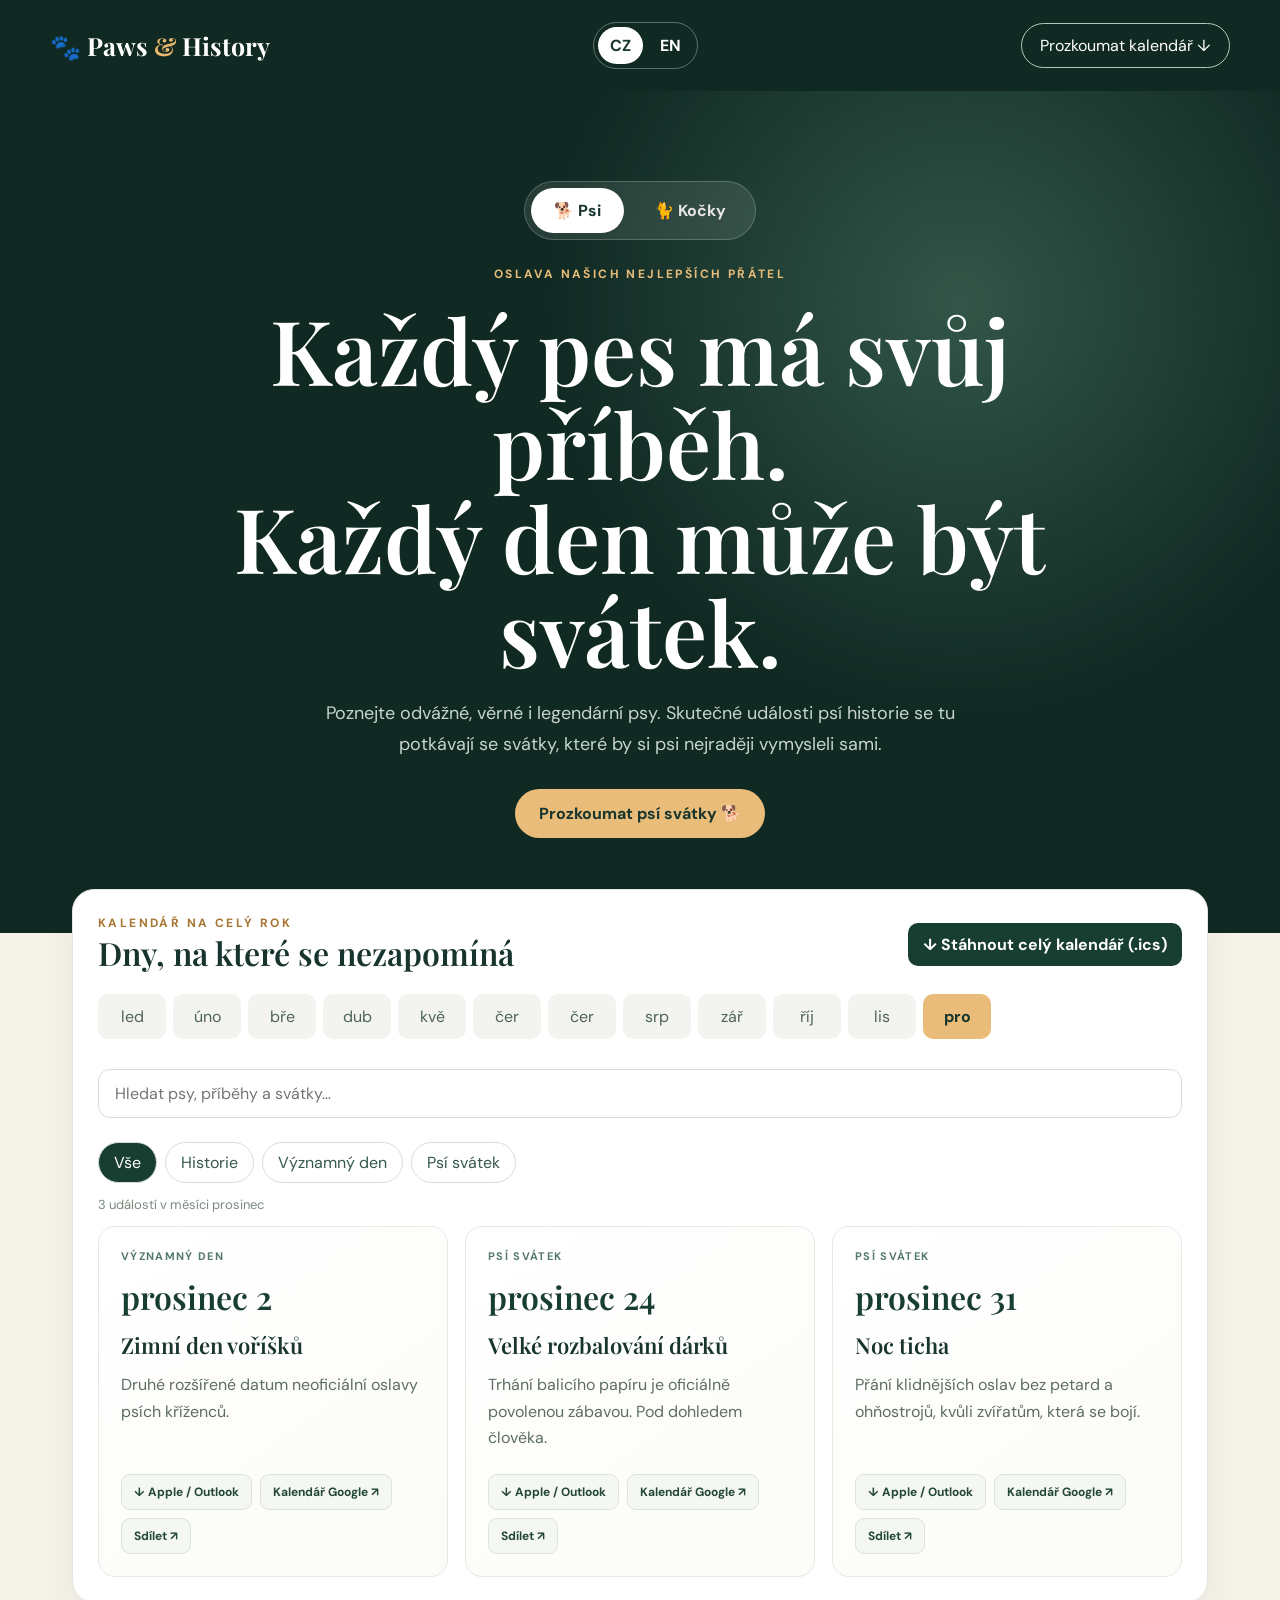
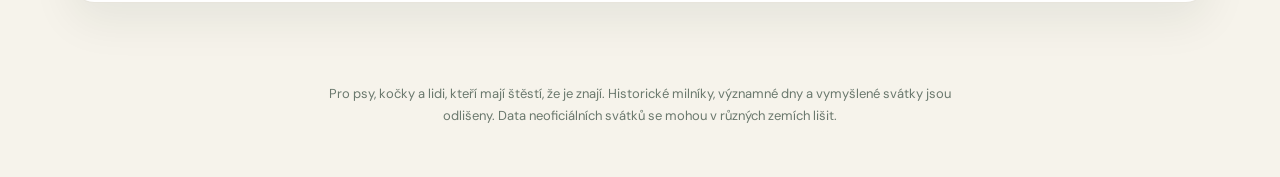
<file: index.html>
<!doctype html>
<html lang="cs"><head><meta charset="utf-8"><meta name="viewport" content="width=device-width,initial-scale=1"><meta name="theme-color" content="#102923"><meta name="description" content="Krásný kalendář psích hrdinů, historických událostí a veselých tradic."><title>Psí a kočičí kalendář | Příběhy a svátky</title>
<style>
@import url('https://fonts.googleapis.com/css2?family=DM+Sans:wght@400;500;600;700&family=Playfair+Display:wght@500;600;700&display=swap');
:root{font-family:'DM Sans',sans-serif;color:#18342e;background:#f6f3eb}*{box-sizing:border-box}body{margin:0}button,input,select{font:inherit}button{cursor:pointer}header{background:#102923;color:#fff;padding:22px max(22px,calc((100vw - 1180px)/2))}nav{display:flex;align-items:center;justify-content:space-between;gap:16px;flex-wrap:wrap}.brand{font-family:'Playfair Display',serif;font-size:25px;font-weight:700}.brand span{color:#e6b66c}.navbtn,.ghost{border:1px solid #b4c6bc;background:transparent;color:inherit;border-radius:99px;padding:11px 18px}.hero{padding:90px 22px 95px;text-align:center;background:radial-gradient(circle at 75% 25%,#325648 0,transparent 36%),#102923;color:#fff}.eyebrow{text-transform:uppercase;letter-spacing:.2em;color:#e9bd79;font-size:12px;font-weight:700}.hero h1{font:600 clamp(46px,7vw,92px)/1.05 'Playfair Display',serif;max-width:900px;margin:20px auto}.hero p{color:#c6d5cc;font-size:18px;max-width:630px;margin:0 auto 30px;line-height:1.7}.primary{border:0;border-radius:99px;background:#e9bd79;color:#18342e;padding:14px 24px;font-weight:700}.shell{max-width:1180px;margin:-44px auto 80px;padding:0 22px}.panel{background:#fff;border:1px solid #e8e5dc;border-radius:22px;box-shadow:0 18px 45px #10292312;padding:25px}.toolbar{display:flex;justify-content:space-between;align-items:center;flex-wrap:wrap;gap:16px;margin-bottom:20px}.toolbar h2{font:600 32px 'Playfair Display',serif;margin:0}.filters{display:flex;gap:8px;flex-wrap:wrap}.filter{border:1px solid #d6ded7;background:#fff;color:#36594b;border-radius:99px;padding:9px 15px}.filter.active{background:#183d31;color:white}.search{border:1px solid #d6ded7;border-radius:12px;padding:13px 16px;width:100%;margin:18px 0 24px}.months{display:flex;gap:7px;overflow-x:auto;padding-bottom:12px}.month{border:0;border-radius:10px;background:#f3f4ef;padding:12px 15px;min-width:68px;color:#4e645a}.month.active{background:#e9bd79;color:#17362d;font-weight:700}.events{display:grid;grid-template-columns:repeat(auto-fit,minmax(270px,1fr));gap:17px}.event{border:1px solid #e5e9e2;border-radius:17px;padding:22px;display:flex;flex-direction:column;gap:12px;background:linear-gradient(145deg,#fff,#fbfcf8)}.tag{font-size:11px;text-transform:uppercase;letter-spacing:.12em;font-weight:700;color:#547969}.date{font:600 32px 'Playfair Display',serif;color:#183d31}.event h3{font:600 22px 'Playfair Display',serif;margin:0}.event p{line-height:1.65;color:#5d6d64;margin:0;flex:1}.actions{display:flex;gap:8px;flex-wrap:wrap;margin-top:10px}.actions button,.actions a{border:1px solid #dce4dc;border-radius:9px;padding:9px 12px;background:#f4f7f2;color:#234739;text-decoration:none;font-size:12px;font-weight:700}.footer{text-align:center;color:#6a786d;font-size:13px;margin:50px auto;max-width:700px;padding:0 20px;line-height:1.7}.empty{padding:45px;text-align:center;color:#6a786d}.export{display:flex;gap:10px;flex-wrap:wrap}.export button{border:0;background:#183d31;color:white;border-radius:10px;padding:11px 15px;font-weight:700}a{color:inherit}@media(max-width:600px){.hero{padding:65px 20px 85px}.panel{padding:17px}.toolbar h2{font-size:27px}.events{grid-template-columns:1fr}}
body.cat{background:#faf3f8}body.cat header{background:#32223d}body.cat .hero{background:radial-gradient(circle at 75% 25%,#6a456c 0,transparent 36%),#32223d}body.cat .primary,body.cat .month.active{background:#e9b7d6}body.cat .filter.active,body.cat .export button{background:#5b365e}body.cat .date{color:#5b365e}.species{display:flex;gap:7px;justify-content:center;margin:0 auto 26px;background:#ffffff19;border:1px solid #ffffff35;padding:6px;border-radius:99px;width:max-content}.species button{border:0;border-radius:99px;background:transparent;color:#e8e6e8;padding:12px 23px;font-weight:700}.species button.active{background:#fff;color:#18342e}body.cat .species button.active{color:#5b365e}.languages{display:flex;gap:5px;border:1px solid #ffffff55;border-radius:99px;padding:4px}.languages button{background:transparent;color:#fff;border:0;border-radius:99px;padding:8px 12px;font-weight:700}.languages button.active{background:#fff;color:#19382e}body.cat .languages button.active{color:#5b365e}</style></head><body>
<header><nav><div class="brand">🐾 Paws <span>&</span> History</div><div class="languages" aria-label="Language"><button id="langCS" onclick="setLanguage('cs')">CZ</button><button id="langEN" onclick="setLanguage('en')">EN</button></div><button class="navbtn" onclick="document.getElementById('calendar').scrollIntoView({behavior:'smooth'})"><span id="navExplore">Prozkoumat kalendář ↓</span></button></nav></header>
<section class="hero"><div class="species"><button id="dogTab" class="active" onclick="switchAnimal('dog')">🐕 Psi</button><button id="catTab" onclick="switchAnimal('cat')">🐈 Kočky</button></div><div class="eyebrow" id="heroEyebrow">Oslava našich nejlepších přátel</div><h1 id="heroTitle">Každý pes má svůj příběh.<br>Každý den může být svátek.</h1><p id="heroDescription">Poznejte odvážné, věrné i legendární psy. Skutečné události psí historie se tu potkávají se svátky, které by si psi nejraději vymysleli sami.</p><button class="primary" onclick="document.getElementById('calendar').scrollIntoView({behavior:'smooth'})" id="heroAction">Prozkoumat psí svátky 🐕</button></section>
<main class="shell" id="calendar"><div class="panel"><div class="toolbar"><div><div class="eyebrow" style="color:#a67532"><span id="collectionTitle">Kalendář na celý rok</span></div><h2 id="sectionTitle">Dny, na které se nezapomíná</h2></div><div class="export"><button onclick="downloadAll()"><span id="downloadLabel">↓ Stáhnout celý kalendář (.ics)</span></button></div></div><div class="months" id="months"></div><input class="search" id="search" placeholder="Hledat psy, příběhy a svátky…" aria-label="Hledat události"><div class="filters" id="filters"></div><p id="count" style="color:#7a8b7f;font-size:13px"></p><div class="events" id="events"></div></div></main>
<footer class="footer" id="footerText">Pro psy a lidi, kteří mají štěstí, že je znají. Historické milníky, připomínané významné dny a vymyšlené svátky jsou odlišeny. Data neoficiálních svátků se mohou v různých zemích lišit.</footer>
<script>
const E=[
[1,1,"Den velkého dospávání","Psí svátek","Žádné ranní vstávání ani budíky. Jen deky a pradávné umění nedělat vůbec nic."],
[1,29,"Založení školy The Seeing Eye","Historie","V roce 1929 byla v USA založena průkopnická škola pro výcvik vodicích psů The Seeing Eye."],
[2,2,"Záchranná štafeta dorazila do Nome","Historie","V roce 1925 dopravili saňoví psi do aljašského Nome život zachraňující sérum proti záškrtu. Balto vedl poslední úsek, zásadní roli měli i Togo a další psi."],
[2,14,"Den bezpodmínečné lásky","Psí svátek","Oslava lásky, která přežije špatný sestřih, deštivou procházku i šustění sáčku s pamlsky."],
[2,20,"Den lásky k mazlíčkům","Významný den","Oblíbený neoficiální den věnovaný našim zvířecím společníkům."],
[2,23,"Den psích sušenek","Významný den","Neoficiální svátek všech křupavých psích radostí."],
[3,8,"Den vzpomínky na Hačikóa","Historie","Hačikó zemřel v roce 1935. Po mnoho let se vracel na tokijské nádraží Šibuja, kde čekal na svého zesnulého pána."],
[3,13,"Den psích veteránů K9","Významný den","Neoficiální den připomínající službu vojenských a pracovních psů."],
[3,23,"Den štěňat","Významný den","Den oslavující štěňata a podporující odpovědné adopce."],
[4,4,"Světový den toulavých zvířat","Významný den","Den upozorňující na osudy toulavých zvířat a potřebu humánní péče."],
[4,10,"Den objetí psa","Významný den","Neoficiální svátek mazlení. Objímejte ale jen psa, kterému je to příjemné."],
[4,11,"Den domácích mazlíčků","Významný den","Den vděčnosti za domácí mazlíčky, podpory adopcí a ochrany zvířat."],
[4,23,"Den pohřešovaných psů","Významný den","Připomínka, proč je důležité mít aktuální údaje u čipu a identifikaci psa."],
[5,1,"Svátek psí práce","Psí svátek","Profesionální spáči, hlídači i specialisté na úklid drobků si zaslouží volno."],
[5,20,"Den zachráněných psů","Významný den","Den připomínající význam záchrany psů a adopcí."],
[6,1,"Den věčných štěňat","Psí svátek","Každý pes je dnes štěně. Věk je pouze lidská administrativní komplikace."],
[6,21,"Den nekonečné procházky","Psí svátek","Trasu určuje čenich. Člověk jen drží vodítko."],
[7,6,"Den selektivního sluchu","Psí svátek","Povel „ke mně“ je dnes pouze nezávazným doporučením."],
[7,22,"Let Dezika a Cygana","Historie","V roce 1951 přežili sovětští psi Dezik a Cygan suborbitální let raketou a bezpečně se vrátili."],
[7,31,"Den voříšků","Významný den","Oblíbená neoficiální oslava psů všech možných směsí a původů."],
[8,1,"DOGust: narozeniny útulkových psů","Významný den","Symbolické společné narozeniny zachráněných psů, jejichž skutečné datum narození není známé."],
[8,10,"Den rozmazlování psů","Významný den","Neoficiální den plný pozornosti, her a vhodných pamlsků."],
[8,19,"Start Bělky a Strelky","Historie","V roce 1960 odstartovaly Bělka a Strelka na oběžnou dráhu a následující den se bezpečně vrátily."],
[8,26,"Mezinárodní den psů","Významný den","Mezinárodně připomínaný den věnovaný psům, jejich ochraně a mimořádné roli v našich životech."],
[8,28,"Den vzpomínek za duhovým mostem","Významný den","Den tichých vzpomínek na milované zvířecí společníky, kteří už tu s námi nejsou."],
[9,15,"Velký čichací festival","Psí svátek","Každý strom, sloupek i podezřelý trs trávy si zaslouží důkladné vyšetřování."],
[9,28,"Světový den boje proti vzteklině","Významný den","Celosvětový den osvěty a prevence vztekliny."],
[10,1,"Den černých psů","Významný den","Neoficiální den podporující černé psy v útulcích."],
[10,4,"Světový den zvířat","Významný den","Mezinárodní den věnovaný zvířatům a jejich ochraně."],
[10,31,"Noc strašidelných vysavačů","Psí svátek","Všechny vysavače mají až do rána přísný zákaz provozu."],
[11,3,"Lajka na oběžné dráze","Historie","V roce 1957 se Lajka na palubě Sputniku 2 stala prvním psem na oběžné dráze Země. Nepřežila. Její příběh připomíná i etické otázky pokusů na zvířatech."],
[11,17,"Den svobody vodítka","Psí svátek","Symbolická oslava bezpečného a zodpovědného běhání bez vodítka."],
[12,2,"Zimní den voříšků","Významný den","Druhé rozšířené datum neoficiální oslavy psích kříženců."],
[12,24,"Velké rozbalování dárků","Psí svátek","Trhání balicího papíru je oficiálně povolenou zábavou. Pod dohledem člověka."],
[12,31,"Noc ticha","Psí svátek","Přání klidnějších oslav bez petard a ohňostrojů, kvůli zvířatům, která se bojí."]
].map((a,i)=>({month:a[0],day:a[1],title:a[2],type:a[3],description:a[4],id:i}));
const C=[[1,12,"Den posvátné krabice","Kočičí svátek","Drahý pelíšek prohrává s kartonovou krabicí."],[1,29,"Den kočičího dozoru","Kočičí svátek","Každá domácí práce potřebuje kočičí inspekci."],[2,17,"Italský den koček","Významný den","V Itálii se 17. února slaví den koček."],[2,22,"Japonský den koček","Významný den","V Japonsku připadá den koček na 22. února."],[3,5,"Den výběrového mazlení","Kočičí svátek","Mazlení jen na výslovnou žádost kočky."],[3,21,"Den shozených předmětů","Kočičí svátek","Každá věc na polici je experiment s gravitací."],[4,4,"Světový den toulavých zvířat","Významný den","Připomínka pomoci opuštěným zvířatům."],[4,11,"Den domácích mazlíčků","Významný den","Den věnovaný péči o domácí zvířata."],[5,8,"Den předení","Kočičí svátek","Dnešní soundtrack: spokojené vrnění."],[5,27,"Den královského odpočinku","Kočičí svátek","Šestnáct hodin spánku je minimum."],[6,4,"Den obsazené klávesnice","Kočičí svátek","Nejdůležitější dokument je ten, na kterém kočka právě leží."],[6,24,"Den nočního sprintu","Kočičí svátek","Ve tři ráno začíná závod přes obývák."],[7,7,"Den ignorování člověka","Kočičí svátek","Volání jménem je jen nezávazný návrh."],[7,29,"Den kočičích vousků","Kočičí svátek","Vousky jsou citlivý smyslový nástroj."],[8,8,"Mezinárodní den koček","Významný den","Mezinárodní den koček se připomíná od roku 2002."],[8,17,"Den černých koček","Významný den","V některých zemích den věnovaný adopcím černých koček."],[8,22,"Den návštěvy veterináře","Významný den","Připomínka preventivních prohlídek."],[9,3,"Den otevřené skříně","Kočičí svátek","Čisté oblečení je ideální pelíšek."],[9,23,"Den pozorování z okna","Kočičí svátek","Každý pták za oknem je událost."],[10,4,"Světový den zvířat","Významný den","Mezinárodní den ochrany zvířat."],[10,16,"Den volně žijících koček","Významný den","V USA se připomíná National Feral Cat Day."],[10,18,"Félicette ve vesmíru","Historie","V roce 1963 se francouzská kočka Félicette stala první kočkou, která absolvovala let do vesmíru a vrátila se živá. Později byla utracena kvůli výzkumu."],[10,27,"Britský den černých koček","Významný den","National Black Cat Day podporuje adopce černých koček."],[11,6,"Den neviditelné kočky","Kočičí svátek","Kočka zmizela do příliš malé krabice."],[11,17,"Den teplého radiátoru","Kočičí svátek","Každé teplé místo patří kočce."],[12,5,"Den půlnočního mňoukání","Kočičí svátek","Důležité oznámení ve 2:43."],[12,24,"Den vánočního stromku","Kočičí svátek","Stromeček je interaktivní instalace."],[12,31,"Silvestr bez petard","Kočičí svátek","Přejeme klidné oslavy bez pyrotechniky."]].map((a,i)=>({month:a[0],day:a[1],title:a[2],type:a[3],description:a[4],id:i,animal:'cat'}));
const months=['leden','únor','březen','duben','květen','červen','červenec','srpen','září','říjen','listopad','prosinec'];
let selected=new Date().getMonth()+1,category='Vše',animal='dog';
function switchAnimal(a){animal=a;category=words[lang].all;$('search').value='';history.replaceState(null,'',location.pathname+location.search+'#'+a);render()}

const translations={"dog":[["The Great Sleep-In","No alarms, no early walks. Just blankets and the ancient art of doing nothing."],["The Seeing Eye Founded","In 1929, the pioneering American guide-dog school The Seeing Eye was incorporated."],["The Serum Run Reaches Nome","In 1925, sled dogs delivered lifesaving diphtheria antitoxin to Nome, Alaska. Balto led the final leg; Togo and many other dogs played vital roles."],["Unconditional Love Day","Celebrating love that survives terrible haircuts, rainy walks and rustling treat bags."],["Love Your Pet Day","An informal day to appreciate our animal companions."],["Dog Biscuit Appreciation Day","An unofficial celebration of life's crunchy little joys."],["Remembering Hachikō","Hachikō died in 1935 after years of waiting at Tokyo's Shibuya Station for his late guardian."],["K9 Veterans Day","An informal observance honoring military and working dogs."],["National Puppy Day","A celebration of puppies that also encourages responsible adoption."],["World Stray Animals Day","A reminder that stray animals deserve humane care and protection."],["Hug Your Dog Day","A playful observance. Only hug a dog if they actually enjoy it."],["National Pet Day","Appreciating our pets and encouraging adoption and animal welfare."],["Lost Dog Awareness Day","A reminder to keep identification and microchip information up to date."],["International Dog Labor Day","Professional sleepers, guard barkers and crumb cleaners deserve a day off."],["Rescue Dog Day","Celebrating rescue dogs and the importance of adoption."],["Forever Puppy Day","Every dog is a puppy today. Age is just a human paperwork problem."],["The Endless Walk","The nose chooses the route. The human merely holds the leash."],["Selective Hearing Day","The words 'come here' are treated as an optional suggestion."],["Dezik and Tsygan Fly","In 1951, Soviet dogs Dezik and Tsygan survived a suborbital rocket flight."],["Mutt Day","An informal celebration of wonderful mixed-breed dogs."],["DOGust: Shelter Dog Birthdays","A symbolic birthday for rescued dogs whose actual birth dates are unknown."],["Spoil Your Dog Day","A day for extra attention, enrichment and suitable treats."],["Belka and Strelka Launch","In 1960, Belka and Strelka reached orbit and returned safely the following day."],["International Dog Day","A widely celebrated day devoted to dogs, their welfare and their place in our lives."],["Rainbow Bridge Remembrance Day","A quiet day to remember beloved animal companions who have died."],["The Great Sniffing Festival","Every tree, post and suspicious patch of grass deserves a full investigation."],["World Rabies Day","A global awareness day focused on rabies prevention."],["Black Dog Day","An informal observance supporting black dogs in shelters."],["World Animal Day","An international day dedicated to animals and their welfare."],["The Night of the Haunted Vacuum","All vacuum cleaners are officially grounded until morning."],["Laika Orbits Earth","In 1957, Laika became the first dog to orbit Earth aboard Sputnik 2. She did not survive, raising enduring animal-welfare questions."],["Freedom from the Leash Day","Celebrating safe and responsible off-leash adventures."],["Winter Mutt Day","A second widely observed informal day celebrating mixed-breed dogs."],["The Great Gift Unwrapping","Wrapping paper is now an approved enrichment activity. Supervision advised."],["A Quiet New Year's Eve","A wish for fewer fireworks and calmer celebrations for frightened animals."]],"cat":[["Sacred Cardboard Box Day","The expensive bed loses to a cardboard box. Again."],["Cat Supervisor Day","Every household task requires a feline inspection."],["Italian Cat Day","In Italy, cats are celebrated on February 17."],["Japanese Cat Day","Japan celebrates cats on February 22."],["Selective Cuddling Day","Cuddles are permitted only upon express feline request."],["Gravity Experiment Day","Every object on a shelf is a scientific experiment."],["World Stray Animals Day","A reminder to help abandoned and stray animals."],["National Pet Day","A day dedicated to caring for our animal companions."],["Purring Day","Today's soundtrack: contented purring."],["Royal Rest Day","Sixteen hours of sleep is the minimum."],["Keyboard Occupation Day","The most important document is the one the cat is lying on."],["Midnight Sprint Day","At 3 a.m., the living-room race begins."],["Ignore Your Human Day","Calling a cat by name is merely a suggestion."],["Whisker Appreciation Day","Whiskers are sophisticated sensory tools."],["International Cat Day","International Cat Day has been celebrated since 2002."],["Black Cat Day","In some countries, this day promotes the adoption of black cats."],["Take Your Cat to the Vet Day","A reminder of the importance of preventive checkups."],["Open Wardrobe Day","Freshly washed clothes make the perfect bed."],["Window Watching Day","Every bird outside is breaking news."],["World Animal Day","An international day dedicated to animal welfare."],["Feral Cat Day","National Feral Cat Day is observed in the United States."],["Félicette Goes to Space","In 1963, French cat Félicette became the first cat to travel to space and return alive. She was later euthanized for research."],["UK Black Cat Day","National Black Cat Day encourages black-cat adoption."],["Invisible Cat Day","The cat has vanished into a box that is clearly too small."],["Warm Radiator Day","Every warm spot belongs to the cat."],["Midnight Meowing Day","An important announcement at 2:43 a.m."],["Christmas Tree Day","The tree is an interactive installation. Secure the ornaments."],["Firework-Free New Year's Eve","Wishing everyone a peaceful celebration without loud fireworks."]]};
const words={"cs":{"all":"Vše","history":"Historie","observance":"Významný den","playfulDog":"Psí svátek","playfulCat":"Kočičí svátek","days":"událostí","found":"nalezeno","inMonth":"v měsíci","google":"Kalendář Google","share":"Sdílet","empty":"Žádné události. Zkuste jiný měsíc nebo hledání.","copied":"Událost zkopírována do schránky.","yearly":"Opakuje se každý rok.","copy":"Kopírovat událost:"},"en":{"all":"All","history":"History","observance":"Observance","playfulDog":"Dog holiday","playfulCat":"Cat holiday","days":"events","found":"found","inMonth":"in","google":"Google Calendar","share":"Share","empty":"No events found. Try another month or search.","copied":"Event copied to clipboard.","yearly":"Repeats every year.","copy":"Copy event:"}};
const monthsEN=['January','February','March','April','May','June','July','August','September','October','November','December'];
let lang=localStorage.getItem('paws-lang')==='en'?'en':'cs';
function trType(t){if(lang==='cs')return t;return t==='Historie'?'History':t==='Významný den'?'Observance':t==='Psí svátek'?'Dog holiday':'Cat holiday'}
function localized(e){if(lang==='cs')return e;let t=translations[e.animal||'dog'][e.id];return {...e,title:t[0],description:t[1],type:trType(e.type)}}
function setLanguage(l){lang=l;category=l==='en'?'All':'Vše';localStorage.setItem('paws-lang',l);document.documentElement.lang=l;$('search').value='';render()}
const $=id=>document.getElementById(id);
const pad=n=>String(n).padStart(2,'0');
const esc=s=>String(s).replace(/[&<>"']/g,c=>({'&':'&amp;','<':'&lt;','>':'&gt;','"':'&quot;',"'":'&#39;'}[c]));
const eventDate=e=>new Date(new Date().getFullYear(),e.month-1,e.day);
function render(){
const en=lang==='en';document.documentElement.lang=lang;$('langCS').classList.toggle('active',!en);$('langEN').classList.toggle('active',en);
$('dogTab').textContent=en?'🐕 Dogs':'🐕 Psi';$('catTab').textContent=en?'🐈 Cats':'🐈 Kočky';$('navExplore').textContent=en?'Explore calendar ↓':'Prozkoumat kalendář ↓';$('collectionTitle').textContent=en?'The annual collection':'Kalendář na celý rok';$('sectionTitle').textContent=en?'Days worth remembering':'Dny, na které se nezapomíná';$('downloadLabel').textContent=en?'↓ Download calendar (.ics)':'↓ Stáhnout celý kalendář (.ics)';$('footerText').textContent=en?'For dogs, cats and the humans lucky enough to know them. Historical milestones, observances and imagined celebrations are labeled separately. Informal observance dates can vary by country.':'Pro psy, kočky a lidi, kteří mají štěstí, že je znají. Historické milníky, významné dny a vymyšlené svátky jsou odlišeny. Data neoficiálních svátků se mohou v různých zemích lišit.';

document.body.classList.toggle('cat',animal==='cat');$('dogTab').classList.toggle('active',animal==='dog');$('catTab').classList.toggle('active',animal==='cat');
$('heroEyebrow').textContent=en?(animal==='dog'?'Celebrating our best friends':'A calendar for feline royalty'):(animal==='dog'?'Oslava našich nejlepších přátel':'Kalendář kočičích veličenstev');
$('heroTitle').innerHTML=en?(animal==='dog'?'Every dog has a story.<br>Every day deserves a tail.':'Every cat has a story.<br>And every day belongs to them.'):(animal==='dog'?'Každý pes má svůj příběh.<br>Každý den může být svátek.':'Každá kočka má svůj příběh.<br>A každý den jí patří.');
$('heroDescription').textContent=en?(animal==='dog'?'Discover brave, loyal and legendary dogs. Real history meets the holidays dogs would invent for themselves.':'Explore famous felines, real milestones and holidays cats would declare without consulting anyone.'):(animal==='dog'?'Poznejte odvážné, věrné i legendární psy. Skutečné události psí historie se tu potkávají se svátky, které by si psi nejraději vymysleli sami.':'Historické kočičí osobnosti, významné dny i svátky, které by si kočky bez váhání nařídily. Lidé smějí přihlížet.');
$('heroAction').textContent=en?(animal==='dog'?'Explore dog holidays 🐕':'Explore cat holidays 🐈'):(animal==='dog'?'Prozkoumat psí svátky 🐕':'Prozkoumat kočičí svátky 🐈');
$('search').placeholder=en?'Search animals, stories and holidays…':(animal==='dog'?'Hledat psy, příběhy a svátky…':'Hledat kočky, příběhy a svátky…');
$('months').innerHTML=(en?monthsEN:months).map((m,i)=>'<button class="month '+(selected===i+1?'active':'')+'" onclick="selected='+(i+1)+';render()">'+m.slice(0,3)+'</button>').join('');
$('filters').innerHTML=[words[lang].all,words[lang].history,words[lang].observance,animal==='dog'?words[lang].playfulDog:words[lang].playfulCat].map(c=>'<button class="filter '+(category===c?'active':'')+'" onclick="category=\''+c+'\';render()">'+c+'</button>').join('');
let q=$('search').value.toLowerCase();let items=activeEvents().map(localized).filter(e=>(e.month===selected||q)&&(category===words[lang].all||e.type===category)&&(!q||(e.title+' '+e.description+' '+e.type).toLowerCase().includes(q)));
$('count').textContent=items.length+' '+words[lang].days+(q?' '+words[lang].found:' '+words[lang].inMonth+' '+(en?monthsEN:months)[selected-1]);
$('events').innerHTML=items.length?items.map(e=>'<article class="event"><span class="tag">'+esc(e.type)+'</span><div class="date">'+(en?monthsEN:months)[e.month-1]+' '+e.day+'</div><h3>'+esc(e.title)+'</h3><p>'+esc(e.description)+'</p><div class="actions"><button onclick="downloadOne('+e.id+')">↓ Apple / Outlook</button><button onclick="google('+e.id+')">'+words[lang].google+' ↗</button><button onclick="share('+e.id+')">'+words[lang].share+' ↗</button></div></article>').join('') :'<div class="empty">'+words[lang].empty+'</div>';
}
$('search').addEventListener('input',render);
function stamp(d){return d.getUTCFullYear()+pad(d.getUTCMonth()+1)+pad(d.getUTCDate())+'T'+pad(d.getUTCHours())+pad(d.getUTCMinutes())+pad(d.getUTCSeconds())+'Z'}
function icsDate(e){return new Date().getFullYear()+pad(e.month)+pad(e.day)}
function icsEsc(s){return s.replace(/\\/g,'\\\\').replace(/\n/g,'\\n').replace(/,/g,'\\,').replace(/;/g,'\\;')}
function entry(e){let start=icsDate(e),end=new Date(new Date().getFullYear(),e.month-1,e.day+1);return ['BEGIN:VEVENT','UID:paws-history-'+(e.animal||'dog')+'-'+e.id+'@paws-and-history','DTSTAMP:'+stamp(new Date()),'DTSTART;VALUE=DATE:'+start,'DTEND;VALUE=DATE:'+end.getFullYear()+pad(end.getMonth()+1)+pad(end.getDate()),'RRULE:FREQ=YEARLY','SUMMARY:'+icsEsc('🐾 '+e.title),'DESCRIPTION:'+icsEsc(e.description+' | '+e.type),'END:VEVENT'].join('\r\n')}
function download(items,name){let txt='BEGIN:VCALENDAR\r\nVERSION:2.0\r\nPRODID:-//Paws and History//EN\r\nCALSCALE:GREGORIAN\r\n'+items.map(entry).join('\r\n')+'\r\nEND:VCALENDAR\r\n';let u=URL.createObjectURL(new Blob([txt],{type:'text/calendar;charset=utf-8'}));let a=document.createElement('a');a.href=u;a.download=name;a.click();setTimeout(()=>URL.revokeObjectURL(u),2000)}
function activeEvents(){return animal==='dog'?E:C}function downloadOne(i){download([localized(activeEvents()[i])],animal+'-calendar-event.ics')}function downloadAll(){download(activeEvents().map(localized),animal+'-calendar.ics')}
function google(i){let e=localized(activeEvents()[i]),year=new Date().getFullYear(),start=year+pad(e.month)+pad(e.day),end=new Date(year,e.month-1,e.day+1),endS=end.getFullYear()+pad(end.getMonth()+1)+pad(end.getDate());let p=new URLSearchParams({action:'TEMPLATE',text:'🐾 '+e.title,details:e.description+' ('+e.type+'). '+words[lang].yearly,dates:start+'/'+endS,recur:'RRULE:FREQ=YEARLY'});window.open('https://calendar.google.com/calendar/render?'+p,'_blank','noopener')}
async function share(i){let e=localized(activeEvents()[i]),text=e.title+' — '+e.description,url=location.href.split('#')[0]+'#'+animal+'-event-'+e.id;if(navigator.share){try{await navigator.share({title:e.title,text,url});return}catch(_){}}if(navigator.clipboard){await navigator.clipboard.writeText(text+' '+url);alert(words[lang].copied)}else prompt(words[lang].copy,text+' '+url)}
let hash=location.hash.match(/(dog|cat)-event-(\d+)/);if(hash){animal=hash[1];let item=(animal==='dog'?E:C)[+hash[2]];if(item)selected=item.month;}else if(location.hash==='#cat')animal='cat';category=words[lang].all;render();
</script></body></html>
</file>
